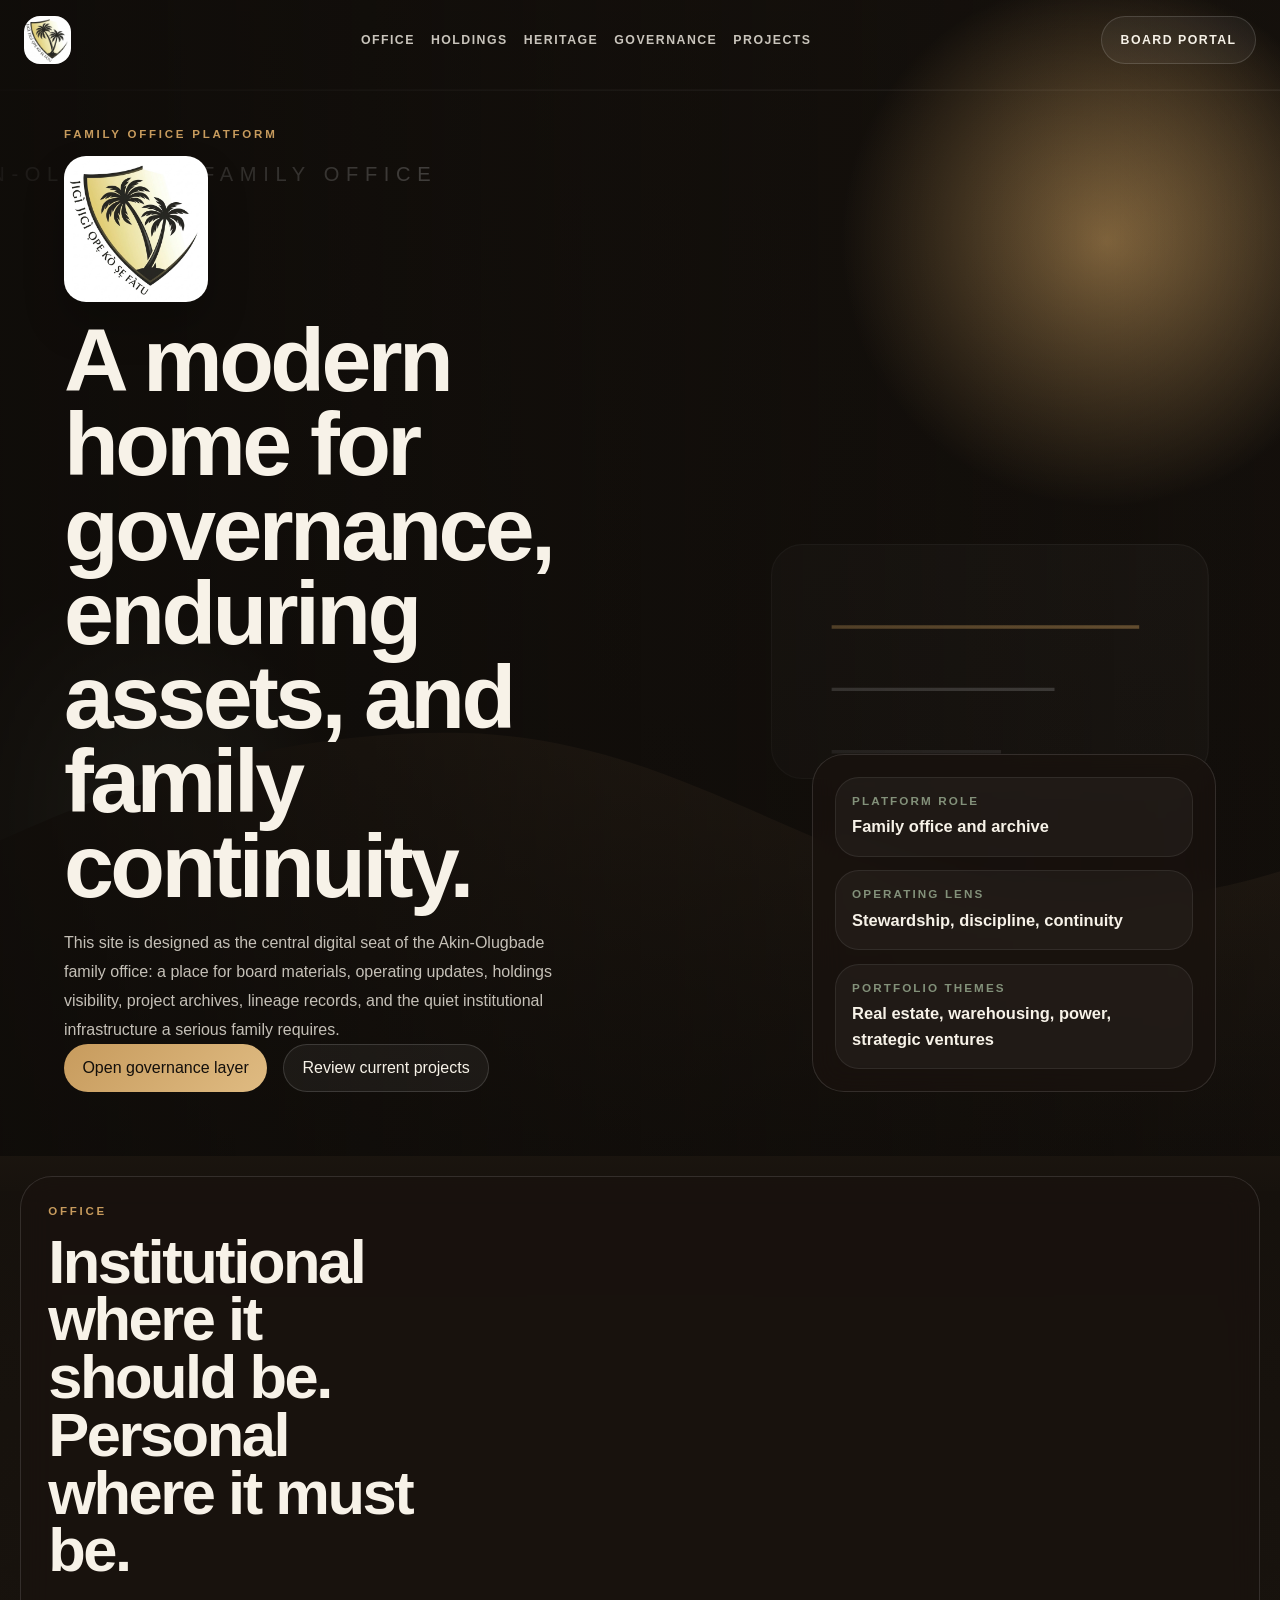
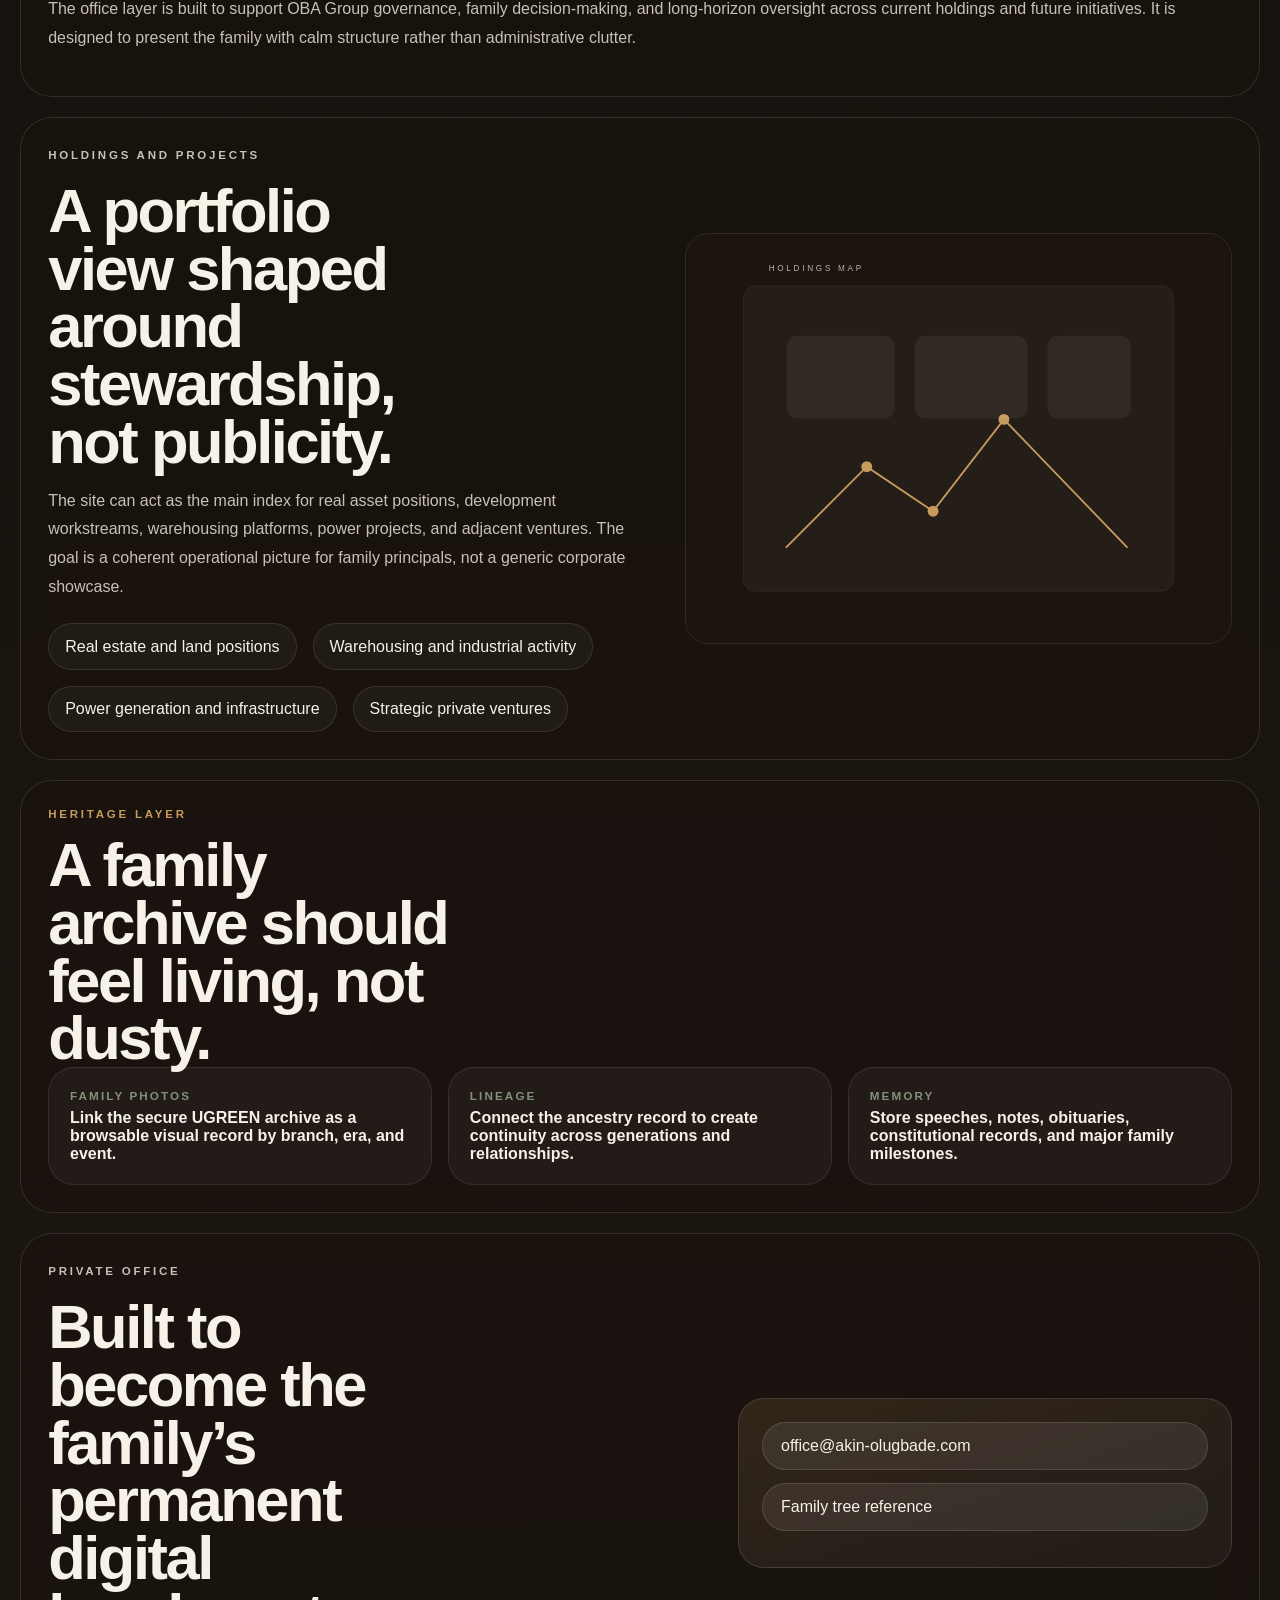
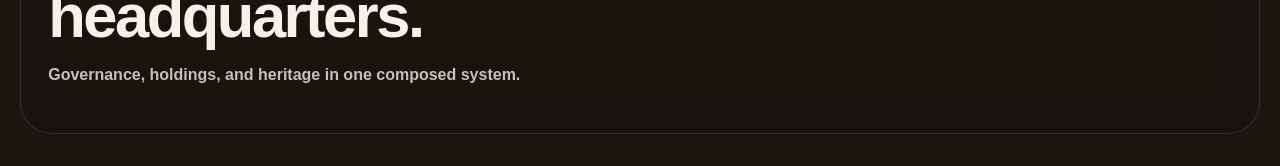
<file: index.html>
<!DOCTYPE html>
<html lang="en">
  <head>
    <meta charset="UTF-8" />
    <meta name="viewport" content="width=device-width, initial-scale=1.0" />
    <title>Akin-Olugbade | Family Office, Holdings, and Heritage</title>
    <meta
      name="description"
      content="Akin-Olugbade is a modern family office platform for governance, portfolio stewardship, project visibility, and family legacy."
    />
    <!-- Favicon / Tab Icons -->
    <link rel="icon" type="image/x-icon" href="favicon.ico" />
    <link rel="icon" type="image/png" sizes="32x32" href="assets/favicon-32x32.png" />
    <link rel="icon" type="image/png" sizes="16x16" href="assets/favicon-16x16.png" />
    <link rel="apple-touch-icon" sizes="180x180" href="assets/apple-touch-icon.png" />

    <!-- Open Graph / WhatsApp / Facebook / LinkedIn -->
    <meta property="og:type" content="website" />
    <meta property="og:site_name" content="Akin-Olugbade" />
    <meta property="og:title" content="Akin-Olugbade | Family Office, Holdings, and Heritage" />
    <meta
      property="og:description"
      content="Akin-Olugbade is a modern family office platform for governance, portfolio stewardship, project visibility, and family legacy."
    />
    <meta property="og:url" content="https://akin-olugbade.com/" />
    <meta property="og:image" content="https://akin-olugbade.com/assets/og-image.jpg" />
    <meta property="og:image:secure_url" content="https://akin-olugbade.com/assets/og-image.jpg" />
    <meta property="og:image:type" content="image/jpeg" />
    <meta property="og:image:width" content="1200" />
    <meta property="og:image:height" content="630" />
    <meta property="og:image:alt" content="Akin-Olugbade Family Office" />

    <!-- Twitter Card -->
    <meta name="twitter:card" content="summary_large_image" />
    <meta name="twitter:title" content="Akin-Olugbade | Family Office, Holdings, and Heritage" />
    <meta
      name="twitter:description"
      content="Akin-Olugbade is a modern family office platform for governance, portfolio stewardship, project visibility, and family legacy."
    />
    <meta name="twitter:image" content="https://akin-olugbade.com/assets/og-image.jpg" />

    <link rel="stylesheet" href="styles.css" />
    <script defer src="main.js"></script>
  </head>
  <body>
    <nav class="site-nav" id="nav">
      <a class="nav-brand" href="#hero" aria-label="Akin-Olugbade home">
        <img class="brand-logo" src="assets/akin-logo.jpg" alt="Akin-Olugbade" />
      </a>
      <div class="nav-links" id="navLinks">
        <a href="#office">Office</a>
        <a href="#holdings">Holdings</a>
        <a href="#heritage">Heritage</a>
        <a href="governance.html">Governance</a>
        <a href="projects.html">Projects</a>
      </div>
      <a class="nav-cta" href="governance.html">Board portal</a>
      <button class="nav-toggle" id="burger" aria-label="Toggle navigation" aria-expanded="false">
        <span></span>
        <span></span>
      </button>
    </nav>

    <main>
      <section class="hero" id="hero">
        <div class="hero-media">
          <img src="assets/akin-hero.svg" alt="Akin-Olugbade family office visual composition" />
          <div class="hero-overlay"></div>
        </div>
        <div class="hero-copy" data-reveal>
          <p class="eyebrow">Family Office Platform</p>
          <img class="hero-logo" src="assets/akin-logo.jpg" alt="Akin-Olugbade" />
          <h1>A modern home for governance, enduring assets, and family continuity.</h1>
          <p class="hero-sub">
            This site is designed as the central digital seat of the Akin-Olugbade family office:
            a place for board materials, operating updates, holdings visibility, project archives,
            lineage records, and the quiet institutional infrastructure a serious family requires.
          </p>
          <div class="hero-actions">
            <a class="button button-primary" href="governance.html">Open governance layer</a>
            <a class="button button-secondary" href="projects.html">Review current projects</a>
          </div>
        </div>
        <aside class="hero-panel" data-reveal>
          <div class="panel-row">
            <span>Platform role</span>
            <strong>Family office and archive</strong>
          </div>
          <div class="panel-row">
            <span>Operating lens</span>
            <strong>Stewardship, discipline, continuity</strong>
          </div>
          <div class="panel-row">
            <span>Portfolio themes</span>
            <strong>Real estate, warehousing, power, strategic ventures</strong>
          </div>
        </aside>
      </section>

      <section class="intro-band" id="office" data-reveal>
        <p class="section-kicker">Office</p>
        <h2>Institutional where it should be. Personal where it must be.</h2>
        <p class="intro-copy">
          The office layer is built to support OBA Group governance, family decision-making, and
          long-horizon oversight across current holdings and future initiatives. It is designed to
          present the family with calm structure rather than administrative clutter.
        </p>
      </section>

      <section class="chapter" id="holdings">
        <div class="chapter-copy" data-reveal>
          <p class="section-kicker">Holdings and Projects</p>
          <h2>A portfolio view shaped around stewardship, not publicity.</h2>
          <p>
            The site can act as the main index for real asset positions, development workstreams,
            warehousing platforms, power projects, and adjacent ventures. The goal is a coherent
            operational picture for family principals, not a generic corporate showcase.
          </p>
          <div class="chapter-points">
            <span>Real estate and land positions</span>
            <span>Warehousing and industrial activity</span>
            <span>Power generation and infrastructure</span>
            <span>Strategic private ventures</span>
          </div>
        </div>
        <div class="chapter-media" data-reveal>
          <img src="assets/akin-estate.svg" alt="Akin-Olugbade holdings visual panel" />
        </div>
      </section>

      <section class="proof-band" id="heritage" data-reveal>
        <div class="proof-copy">
          <p class="section-kicker">Heritage Layer</p>
          <h2>A family archive should feel living, not dusty.</h2>
        </div>
        <div class="proof-grid">
          <article class="work-card">
            <span>Family Photos</span>
            <strong>Link the secure UGREEN archive as a browsable visual record by branch, era, and event.</strong>
          </article>
          <article class="work-card">
            <span>Lineage</span>
            <strong>Connect the ancestry record to create continuity across generations and relationships.</strong>
          </article>
          <article class="work-card">
            <span>Memory</span>
            <strong>Store speeches, notes, obituaries, constitutional records, and major family milestones.</strong>
          </article>
        </div>
      </section>

      <section class="contact" id="contact">
        <div class="contact-copy" data-reveal>
          <p class="section-kicker">Private Office</p>
          <h2>Built to become the family’s permanent digital headquarters.</h2>
          <p class="contact-accent">Governance, holdings, and heritage in one composed system.</p>
        </div>
        <div class="contact-panel" data-reveal>
          <a class="contact-mail" href="mailto:office@akin-olugbade.com">office@akin-olugbade.com</a>
          <a class="contact-link" href="https://www.ancestry.co.uk/family-tree/tree/61433172/family?cfpid=34068550895&fpid=34068550895&usePUBJs=true">Family tree reference</a>
        </div>
      </section>
    </main>
  </body>
</html>
</file>
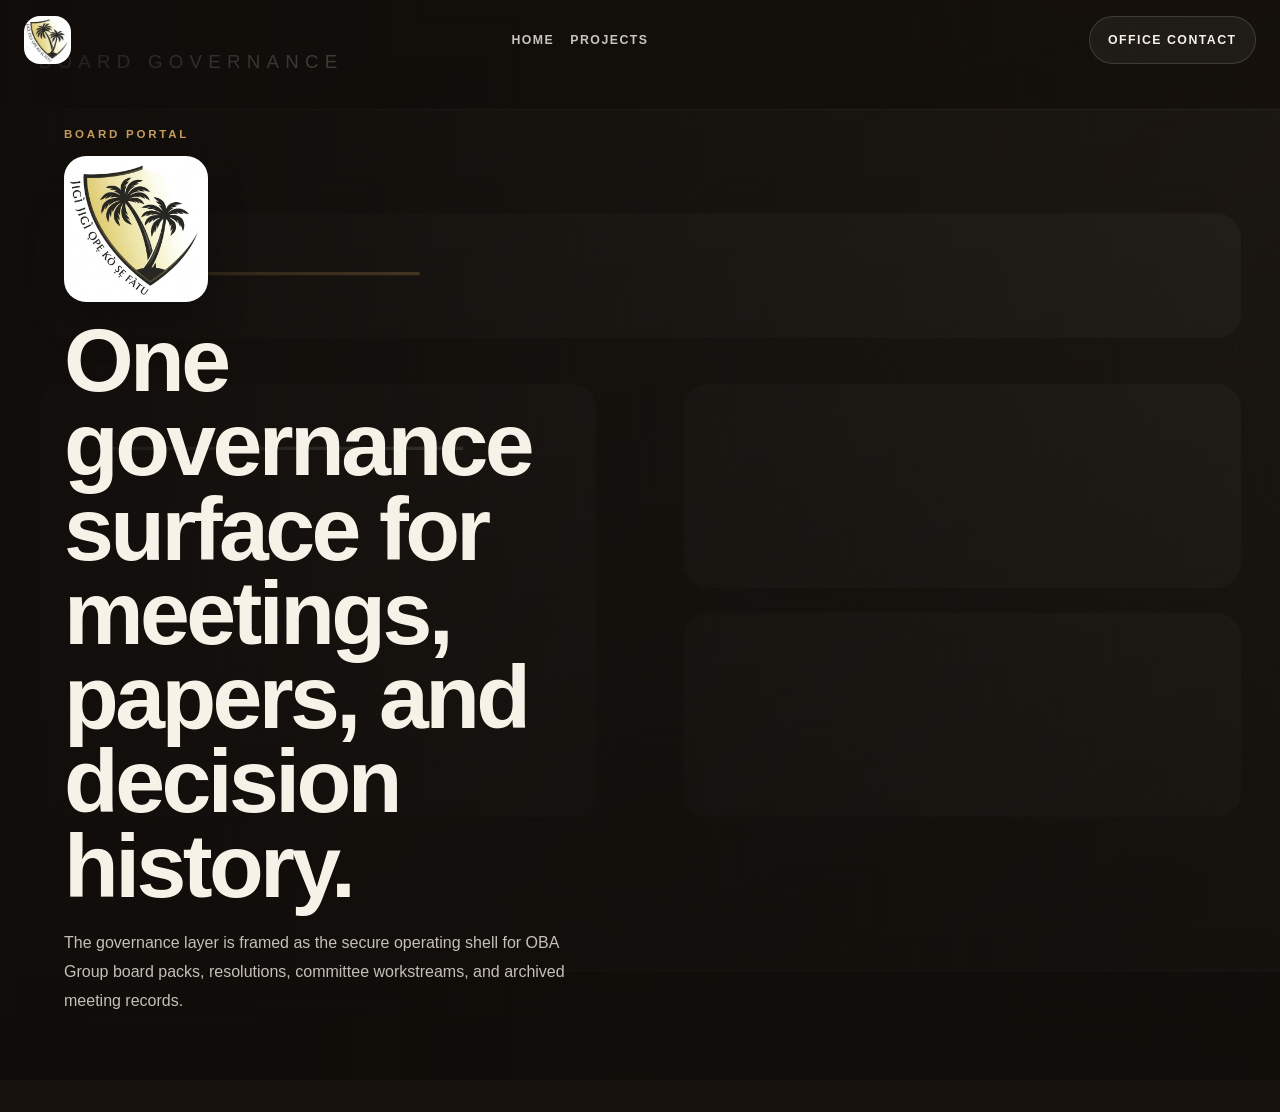
<file: governance.html>
<!DOCTYPE html>
<html lang="en">
  <head>
    <meta charset="UTF-8" />
    <meta name="viewport" content="width=device-width, initial-scale=1.0" />
    <!-- Favicon / Tab Icons -->
    <link rel="icon" type="image/x-icon" href="favicon.ico" />
    <link rel="icon" type="image/png" sizes="32x32" href="assets/favicon-32x32.png" />
    <link rel="icon" type="image/png" sizes="16x16" href="assets/favicon-16x16.png" />
    <link rel="apple-touch-icon" sizes="180x180" href="assets/apple-touch-icon.png" />

    <!-- Open Graph / WhatsApp / Facebook -->
    <meta property="og:type" content="website" />
    <meta property="og:site_name" content="Akin-Olugbade" />
    <meta property="og:title" content="Governance | Akin-Olugbade" />
    <meta
      property="og:description"
      content="Board portal, family governance frameworks, and fiduciary oversight for the Akin-Olugbade platform."
    />
    <meta property="og:url" content="https://akin-olugbade.com/governance.html" />
    <meta property="og:image" content="https://akin-olugbade.com/assets/og-image.jpg" />
    <meta property="og:image:secure_url" content="https://akin-olugbade.com/assets/og-image.jpg" />
    <meta property="og:image:type" content="image/jpeg" />
    <meta property="og:image:width" content="1200" />
    <meta property="og:image:height" content="630" />
    <meta name="twitter:card" content="summary_large_image" />
    <meta name="twitter:image" content="https://akin-olugbade.com/assets/og-image.jpg" />

    <link rel="stylesheet" href="styles.css" />
    <script defer src="main.js"></script>
  </head>
  <body class="subpage-body">
    <nav class="site-nav sub-nav" id="nav">
      <a class="nav-brand" href="index.html">
        <img class="brand-logo" src="assets/akin-logo.jpg" alt="Akin-Olugbade" />
      </a>
      <div class="nav-links" id="navLinks">
        <a href="index.html">Home</a>
        <a href="projects.html">Projects</a>
      </div>
      <a class="nav-cta" href="mailto:office@akin-olugbade.com">Office contact</a>
      <button class="nav-toggle" id="burger" aria-label="Toggle navigation" aria-expanded="false">
        <span></span>
        <span></span>
      </button>
    </nav>

    <main class="subpage-main">
      <section class="subpage-hero">
        <div class="hero-media">
          <img src="assets/akin-governance.svg" alt="Governance dashboard composition" />
          <div class="hero-overlay"></div>
        </div>
        <div class="subpage-copy" data-reveal>
          <p class="eyebrow">Board Portal</p>
          <img class="hero-logo" src="assets/akin-logo.jpg" alt="Akin-Olugbade" />
          <h1>One governance surface for meetings, papers, and decision history.</h1>
          <p class="hero-sub">
            The governance layer is framed as the secure operating shell for OBA Group board packs,
            resolutions, committee workstreams, and archived meeting records.
          </p>
        </div>
      </section>
    </main>
  </body>
</html>
</file>
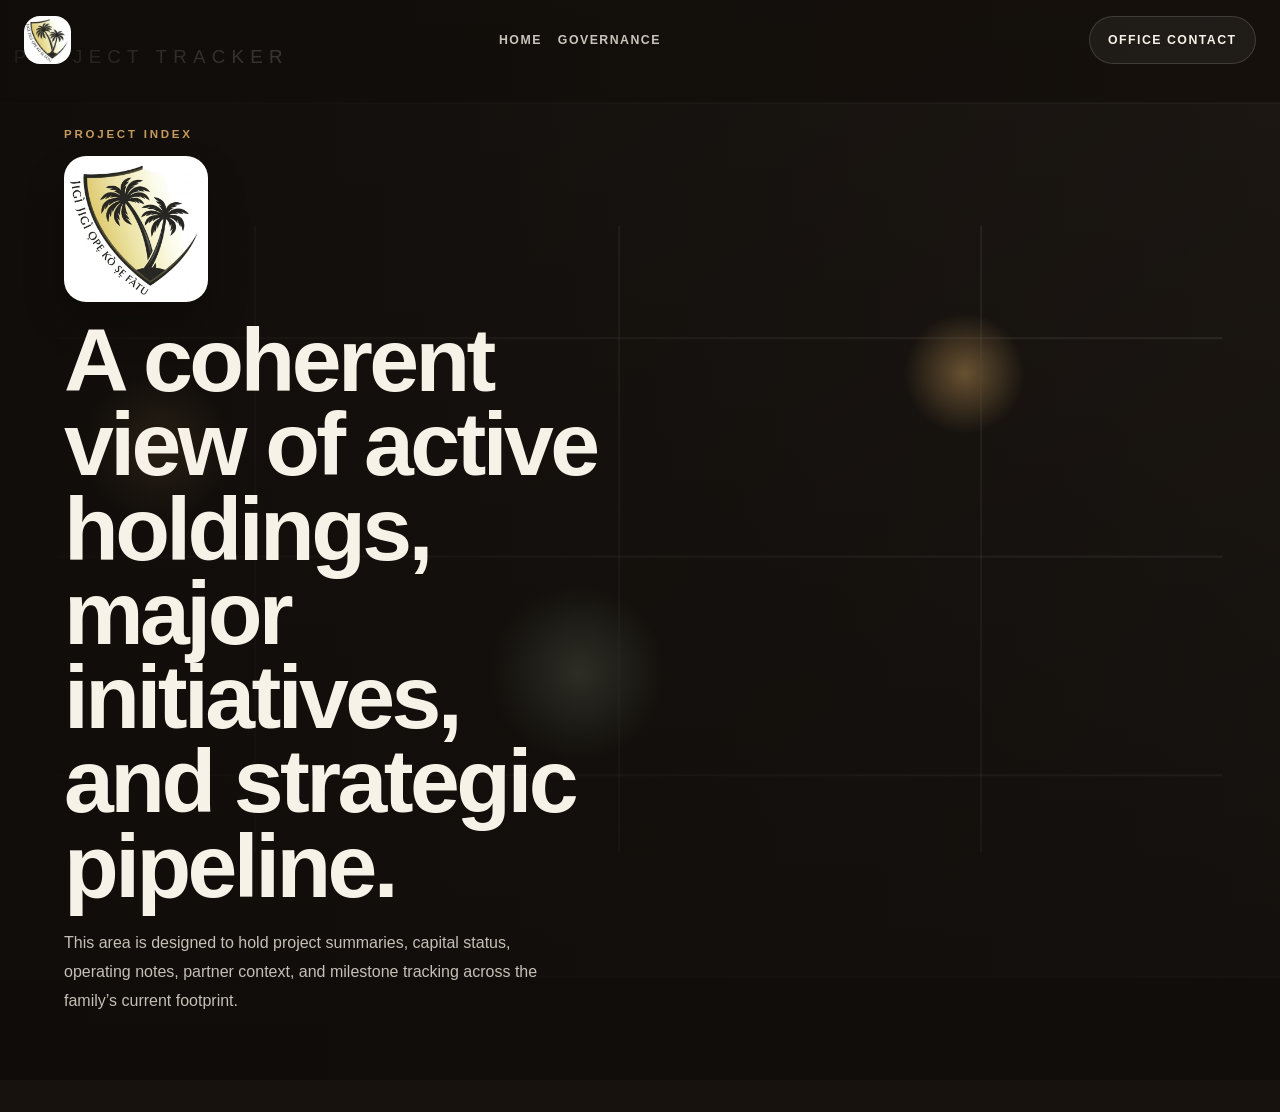
<file: projects.html>
<!DOCTYPE html>
<html lang="en">
  <head>
    <meta charset="UTF-8" />
    <meta name="viewport" content="width=device-width, initial-scale=1.0" />
    <!-- Favicon / Tab Icons -->
    <link rel="icon" type="image/x-icon" href="favicon.ico" />
    <link rel="icon" type="image/png" sizes="32x32" href="assets/favicon-32x32.png" />
    <link rel="icon" type="image/png" sizes="16x16" href="assets/favicon-16x16.png" />
    <link rel="apple-touch-icon" sizes="180x180" href="assets/apple-touch-icon.png" />

    <!-- Open Graph / WhatsApp / Facebook -->
    <meta property="og:type" content="website" />
    <meta property="og:site_name" content="Akin-Olugbade" />
    <meta property="og:title" content="Projects | Akin-Olugbade" />
    <meta
      property="og:description"
      content="Selected portfolio holdings, commercial ventures, and special projects across the Akin-Olugbade estate."
    />
    <meta property="og:url" content="https://akin-olugbade.com/projects.html" />
    <meta property="og:image" content="https://akin-olugbade.com/assets/og-image.jpg" />
    <meta property="og:image:secure_url" content="https://akin-olugbade.com/assets/og-image.jpg" />
    <meta property="og:image:type" content="image/jpeg" />
    <meta property="og:image:width" content="1200" />
    <meta property="og:image:height" content="630" />
    <meta name="twitter:card" content="summary_large_image" />
    <meta name="twitter:image" content="https://akin-olugbade.com/assets/og-image.jpg" />

    <link rel="stylesheet" href="styles.css" />
    <script defer src="main.js"></script>
  </head>
  <body class="subpage-body">
    <nav class="site-nav sub-nav" id="nav">
      <a class="nav-brand" href="index.html">
        <img class="brand-logo" src="assets/akin-logo.jpg" alt="Akin-Olugbade" />
      </a>
      <div class="nav-links" id="navLinks">
        <a href="index.html">Home</a>
        <a href="governance.html">Governance</a>
      </div>
      <a class="nav-cta" href="mailto:office@akin-olugbade.com">Office contact</a>
      <button class="nav-toggle" id="burger" aria-label="Toggle navigation" aria-expanded="false">
        <span></span>
        <span></span>
      </button>
    </nav>

    <main class="subpage-main">
      <section class="subpage-hero">
        <div class="hero-media">
          <img src="assets/akin-projects.svg" alt="Projects dashboard composition" />
          <div class="hero-overlay"></div>
        </div>
        <div class="subpage-copy" data-reveal>
          <p class="eyebrow">Project Index</p>
          <img class="hero-logo" src="assets/akin-logo.jpg" alt="Akin-Olugbade" />
          <h1>A coherent view of active holdings, major initiatives, and strategic pipeline.</h1>
          <p class="hero-sub">
            This area is designed to hold project summaries, capital status, operating notes, partner
            context, and milestone tracking across the family’s current footprint.
          </p>
        </div>
      </section>
    </main>
  </body>
</html>
</file>
<file: styles.css>
:root {
  --ink: #f7f2e8;
  --ink-soft: rgba(247, 242, 232, 0.78);
  --bg: #17120d;
  --line: rgba(255, 255, 255, 0.12);
  --bronze: #c79b5d;
  --sage: #83917a;
  --serif: Calibri, Candara, "Segoe UI", sans-serif;
  --sans: Calibri, Candara, "Segoe UI", sans-serif;
  --ease: cubic-bezier(0.22, 1, 0.36, 1);
}

*,
*::before,
*::after {
  box-sizing: border-box;
}

html {
  scroll-behavior: smooth;
}

body {
  margin: 0;
  font-family: var(--sans);
  color: var(--ink);
  background:
    radial-gradient(circle at 14% 12%, rgba(199, 155, 93, 0.12), transparent 18%),
    radial-gradient(circle at 85% 18%, rgba(131, 145, 122, 0.12), transparent 20%),
    linear-gradient(180deg, #0f0c09, #17120d 42%, #1b1610 100%);
}

body.menu-open {
  overflow: hidden;
}

img {
  display: block;
  max-width: 100%;
}

a {
  color: inherit;
  text-decoration: none;
}

.site-nav {
  position: fixed;
  inset: 0 0 auto 0;
  z-index: 30;
  display: flex;
  align-items: center;
  justify-content: space-between;
  gap: 1rem;
  padding: 1rem 1.5rem;
  transition: background-color 0.25s var(--ease), backdrop-filter 0.25s var(--ease);
}

.site-nav.scrolled {
  background: rgba(15, 12, 9, 0.72);
  backdrop-filter: blur(16px);
}

.nav-brand,
.nav-links,
.hero-actions,
.chapter-points {
  display: flex;
  gap: 1rem;
}

.nav-brand,
.nav-links a,
.nav-cta {
  font-size: 0.77rem;
  font-weight: 700;
  letter-spacing: 0.12em;
  text-transform: uppercase;
}

.nav-brand {
  align-items: center;
}

.brand-logo {
  width: auto;
  height: 3rem;
  border-radius: 16px;
}

.nav-links a {
  color: rgba(247, 242, 232, 0.8);
}

.nav-cta,
.button,
.contact-mail,
.contact-link {
  display: inline-flex;
  align-items: center;
  justify-content: center;
  min-height: 3rem;
  padding: 0.82rem 1.15rem;
  border-radius: 999px;
}

.nav-cta {
  border: 1px solid rgba(255, 255, 255, 0.14);
  background: rgba(255, 255, 255, 0.05);
}

.nav-toggle {
  display: none;
  flex-direction: column;
  gap: 0.34rem;
  border: 0;
  background: transparent;
}

.nav-toggle span {
  width: 1.3rem;
  height: 1px;
  background: white;
}

.hero,
.subpage-hero {
  position: relative;
  min-height: 100svh;
  display: grid;
  grid-template-columns: minmax(0, 1.35fr) minmax(280px, 0.75fr);
  gap: 1.25rem;
  align-items: end;
  padding: 8rem 5vw 4rem;
}

.hero-media,
.hero-overlay {
  position: absolute;
  inset: 0;
}

.hero-media img {
  width: 100%;
  height: 100%;
  object-fit: cover;
  transform: scale(1.06);
}

.hero-overlay {
  background:
    linear-gradient(90deg, rgba(15, 12, 9, 0.9) 0%, rgba(15, 12, 9, 0.54) 44%, rgba(15, 12, 9, 0.16) 100%),
    linear-gradient(180deg, rgba(0, 0, 0, 0.06), rgba(15, 12, 9, 0.7));
}

.hero-copy,
.hero-panel,
.intro-band,
.chapter,
.proof-band,
.contact,
.subpage-copy {
  position: relative;
  z-index: 2;
}

.hero-panel,
.intro-band,
.chapter,
.proof-band,
.contact {
  border: 1px solid var(--line);
  border-radius: 32px;
  background: rgba(25, 19, 14, 0.72);
  backdrop-filter: blur(16px);
}

.hero-panel {
  padding: 1.4rem;
}

.eyebrow,
.section-kicker {
  margin: 0 0 1rem;
  font-size: 0.72rem;
  font-weight: 800;
  letter-spacing: 0.24em;
  text-transform: uppercase;
  color: var(--bronze);
}

h1,
h2 {
  margin: 0;
  font-family: var(--serif);
  font-weight: 600;
  line-height: 0.94;
  letter-spacing: -0.04em;
}

h1 {
  max-width: 11ch;
  font-size: clamp(3.8rem, 7vw, 7rem);
}

h2 {
  max-width: 12ch;
  font-size: clamp(2.5rem, 4.8vw, 4.3rem);
}

.hero-sub,
.intro-copy,
.chapter-copy p,
.contact-copy p {
  color: var(--ink-soft);
  line-height: 1.8;
}

.hero-sub {
  max-width: 58ch;
  margin: 1.35rem 0 0;
}

.hero-logo {
  width: clamp(7rem, 12vw, 9rem);
  height: auto;
  margin: 0 0 1rem;
  border-radius: 22px;
  box-shadow: 0 22px 40px rgba(0, 0, 0, 0.22);
}

.button-primary {
  background: linear-gradient(135deg, var(--bronze), #dfbb82);
  color: #130f0b;
}

.button-secondary {
  border: 1px solid rgba(255, 255, 255, 0.14);
  background: rgba(255, 255, 255, 0.05);
}

.panel-row {
  padding: 1rem;
  border-radius: 24px;
  background: rgba(255, 255, 255, 0.04);
  border: 1px solid rgba(255, 255, 255, 0.08);
}

.panel-row + .panel-row {
  margin-top: 0.85rem;
}

.panel-row span,
.work-card span {
  display: block;
  margin-bottom: 0.45rem;
  color: var(--sage);
  font-size: 0.73rem;
  font-weight: 700;
  letter-spacing: 0.18em;
  text-transform: uppercase;
}

.panel-row strong {
  font-size: 1.03rem;
  line-height: 1.55;
}

.intro-band,
.chapter,
.proof-band,
.contact {
  width: min(1240px, calc(100% - 2rem));
  margin: 1.25rem auto 0;
  padding: 1.7rem;
}

.chapter {
  display: grid;
  grid-template-columns: minmax(0, 1.05fr) minmax(320px, 0.95fr);
  gap: 2rem;
  align-items: center;
}

.chapter-points {
  flex-wrap: wrap;
  margin-top: 1.35rem;
}

.chapter-points span {
  padding: 0.82rem 1rem;
  border-radius: 999px;
  border: 1px solid rgba(255, 255, 255, 0.1);
  background: rgba(255, 255, 255, 0.04);
}

.chapter-media img {
  width: 100%;
  border-radius: 24px;
  border: 1px solid rgba(255, 255, 255, 0.1);
}

.proof-grid {
  display: grid;
  grid-template-columns: repeat(3, 1fr);
  gap: 1rem;
}

.work-card {
  padding: 1.3rem;
  border-radius: 26px;
  border: 1px solid rgba(255, 255, 255, 0.09);
  background: rgba(255, 255, 255, 0.04);
}

.contact {
  display: grid;
  grid-template-columns: minmax(0, 1.15fr) minmax(280px, 0.85fr);
  gap: 1.4rem;
  align-items: center;
  margin-bottom: 2rem;
}

.contact-accent {
  color: var(--bronze);
  font-weight: 700;
}

.contact-panel {
  padding: 1.4rem;
  border-radius: 26px;
  background: linear-gradient(160deg, rgba(199, 155, 93, 0.14), rgba(255, 255, 255, 0.04));
  border: 1px solid rgba(255, 255, 255, 0.12);
}

.contact-mail,
.contact-link {
  width: 100%;
  justify-content: flex-start;
  margin-bottom: 0.85rem;
  background: rgba(255, 255, 255, 0.08);
  border: 1px solid rgba(255, 255, 255, 0.12);
}

.subpage-main {
  min-height: 100svh;
}

.subpage-hero {
  grid-template-columns: 1fr;
}

.subpage-copy {
  max-width: 44rem;
}

[data-reveal] {
  opacity: 0;
  transform: translateY(26px);
  transition: opacity 0.7s var(--ease), transform 0.7s var(--ease);
}

[data-reveal].in {
  opacity: 1;
  transform: none;
}

@media (max-width: 960px) {
  .hero,
  .chapter,
  .contact {
    grid-template-columns: 1fr;
  }

  .proof-grid {
    grid-template-columns: 1fr;
  }

  .nav-links,
  .nav-cta {
    display: none;
  }

  .nav-toggle {
    display: flex;
  }

  .nav-links.open {
    position: absolute;
    top: 100%;
    left: 1rem;
    right: 1rem;
    display: flex;
    flex-direction: column;
    padding: 1rem;
    border-radius: 20px;
    background: rgba(15, 12, 9, 0.96);
    border: 1px solid rgba(255, 255, 255, 0.1);
  }
}

@media (max-width: 640px) {
  .hero,
  .subpage-hero {
    padding-inline: 1rem;
  }

  .intro-band,
  .chapter,
  .proof-band,
  .contact {
    width: min(100% - 1rem, 100%);
    padding: 1.2rem;
    border-radius: 24px;
  }
}
</file>
